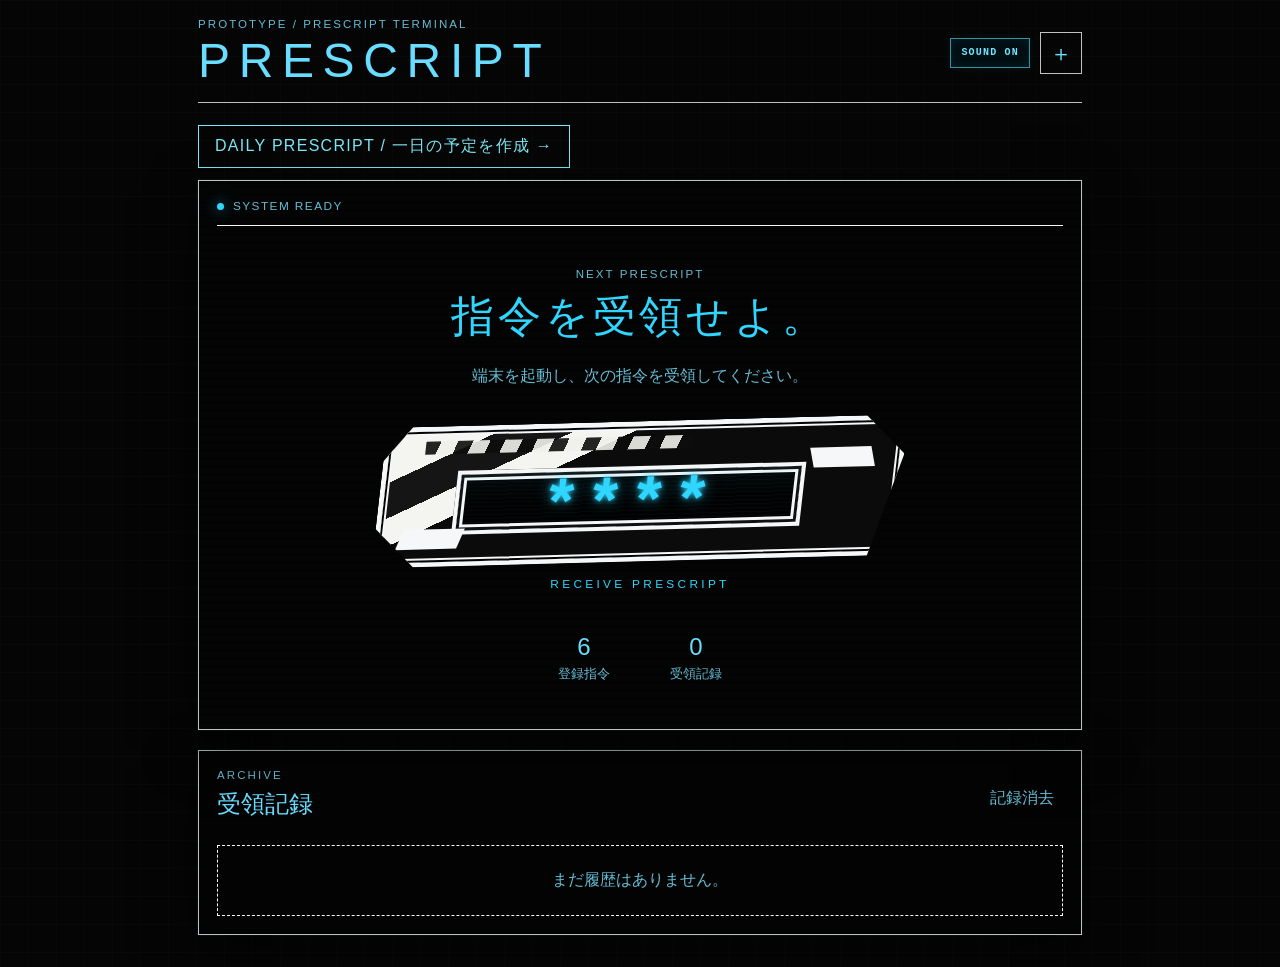
<file: index.html>
<!DOCTYPE html>
<html lang="ja">
<head>
  <meta charset="UTF-8" />
  <meta name="viewport" content="width=device-width, initial-scale=1, viewport-fit=cover">
  <meta name="theme-color" content="#111111" />
  <title>PRESCRIPT Prototype</title>
  <link rel="stylesheet" href="style_iphone_fixed.css" />
  <link rel="stylesheet" href="presets.css" />
  <link rel="stylesheet" href="probability.css" />
  <link rel="stylesheet" href="pc-scroll-fix.css" />

  <link rel="manifest" href="manifest.json">
  <meta name="theme-color" content="#000000">
  <meta name="apple-mobile-web-app-capable" content="yes">
  <meta name="apple-mobile-web-app-status-bar-style" content="black-translucent">
  <meta name="apple-mobile-web-app-title" content="PRESCRIPT">
  <link rel="apple-touch-icon" href="apple-touch-icon.png">

</head>
<body>
  <div class="app-shell">
    <header class="topbar">
      <div>
        <p class="eyebrow">PROTOTYPE / PRESCRIPT TERMINAL</p>
        <h1>PRESCRIPT</h1>
      </div>
      <div class="topbar-actions">
        <button id="soundButton" class="sound-button" type="button" aria-pressed="true">SOUND ON</button>
        <button id="settingsButton" class="icon-button" aria-label="指令管理">＋</button>
      </div>
    </header>

    <nav style="margin:12px 0"><a href="./schedule.html" style="display:inline-block;border:1px solid #7de8f5;color:#7de8f5;padding:10px 16px;text-decoration:none;letter-spacing:.08em">DAILY PRESCRIPT / 一日の予定を作成 →</a></nav>
    <main>
      <section class="terminal-panel">
        <div class="status-row">
          <span class="status-dot"></span>
          <span id="systemStatus">SYSTEM READY</span>
        </div>

        <div id="idleView" class="view active">
          <p class="small-label">NEXT PRESCRIPT</p>
          <h2>指令を受領せよ。</h2>
          <p class="subtext">端末を起動し、次の指令を受領してください。</p>

          <button id="receiveButton" class="device-button" aria-label="指令を受領する">
            <span class="device-shell">
              <span class="device-top-strip"></span>
              <span class="device-screen-wrap">
                <span id="deviceDisplay" class="device-display">****</span>
              </span>
              <span class="device-edge device-edge-a"></span>
              <span class="device-edge device-edge-b"></span>
            </span>
            <span class="device-caption">RECEIVE PRESCRIPT</span>
          </button>

          <div class="stats">
            <div>
              <span id="commandCount">0</span>
              <small>登録指令</small>
            </div>
            <div>
              <span id="historyCount">0</span>
              <small>受領記録</small>
            </div>
          </div>
        </div>

        <div id="decodingView" class="view">
          <p id="terminalModeLabel" class="small-label">DECODING</p>

          <div class="css-terminal-stage decoding-stage">
            <div class="css-terminal decoding-terminal">
              <div class="terminal-wing wing-left"></div>
              <div class="terminal-wing wing-right"></div>

              <div class="terminal-body">
                <div class="terminal-top-armor">
                  <span class="armor-segment a1"></span>
                  <span class="armor-segment a2"></span>
                  <span class="armor-segment a3"></span>
                </div>

                <div class="terminal-screen-frame">
                  <div class="terminal-screen decoding-screen">
                    <div class="screen-scan"></div>
                    <div class="screen-head">
                      <span id="screenTitle">// ANALYZING</span>
                      <span id="decodingPhase" class="screen-code">INITIALIZE</span>
                    </div>

                    <div class="screen-command-wrap">
                      <span class="screen-arrow">›</span>
                      <div id="candidateText" class="screen-command decoding-command code-matrix">
                        <div>****-****-****-****</div>
                        <div>---- ---- ---- ----</div>
                      </div>
                      <p id="resultText" class="screen-command seamless-result" aria-live="polite"></p>
                    </div>

                    <div class="screen-rule"></div>
                    <div id="screenFoot" class="screen-foot">PRESCRIPT ENGINE ACTIVE</div>
                  </div>
                </div>

                <div class="terminal-bottom-armor">
                  <span></span><span></span><span></span>
                </div>
              </div>
            </div>
          </div>

          <div id="analysisProgress" class="progress-track">
            <div id="progressBar" class="progress-bar"></div>
          </div>
          <p id="decodingText" class="candidate-text">指令を解析中...</p>

          <div id="resultActions" class="result-actions seamless-actions">
            <button id="completeButton" class="secondary-button">遂行済みにする</button>
            <button id="retryButton" class="primary-button">次の指令を受領</button>
          </div>
        </div>
      </section>

      <section class="history-panel">
        <div class="section-heading">
          <div>
            <p class="small-label">ARCHIVE</p>
            <h2>受領記録</h2>
          </div>
          <button id="clearHistoryButton" class="text-button">記録消去</button>
        </div>

        <div id="historyList" class="history-list"></div>
      </section>
    </main>
  </div>

  <dialog id="commandDialog">
    <form method="dialog" class="dialog-card">
      <div class="section-heading">
        <div>
          <p class="small-label">PRESCRIPT DATABASE</p>
          <h2>指令管理</h2>
        </div>
        <button class="icon-button close-button" value="cancel" aria-label="閉じる">×</button>
      </div>

      <div class="input-row">
        <input id="commandInput" type="text" placeholder="例：卒論を30分進めよ。" autocomplete="off" />
        <button id="addCommandButton" type="button" class="primary-button compact">追加</button>
      </div>

      <div id="commandList" class="command-list"></div>

      <button id="resetCommandsButton" type="button" class="secondary-button full">初期指令に戻す</button>
    </form>
  </dialog>

  <script src="script.js"></script>
  <script src="presets.js"></script>
  <script src="probability.js"></script>
  <script>
    if ("serviceWorker" in navigator) {
      window.addEventListener("load", () => {
        navigator.serviceWorker.register("./service-worker.js").catch(() => {});
      });
    }
  </script>
</body>
</html>
</file>
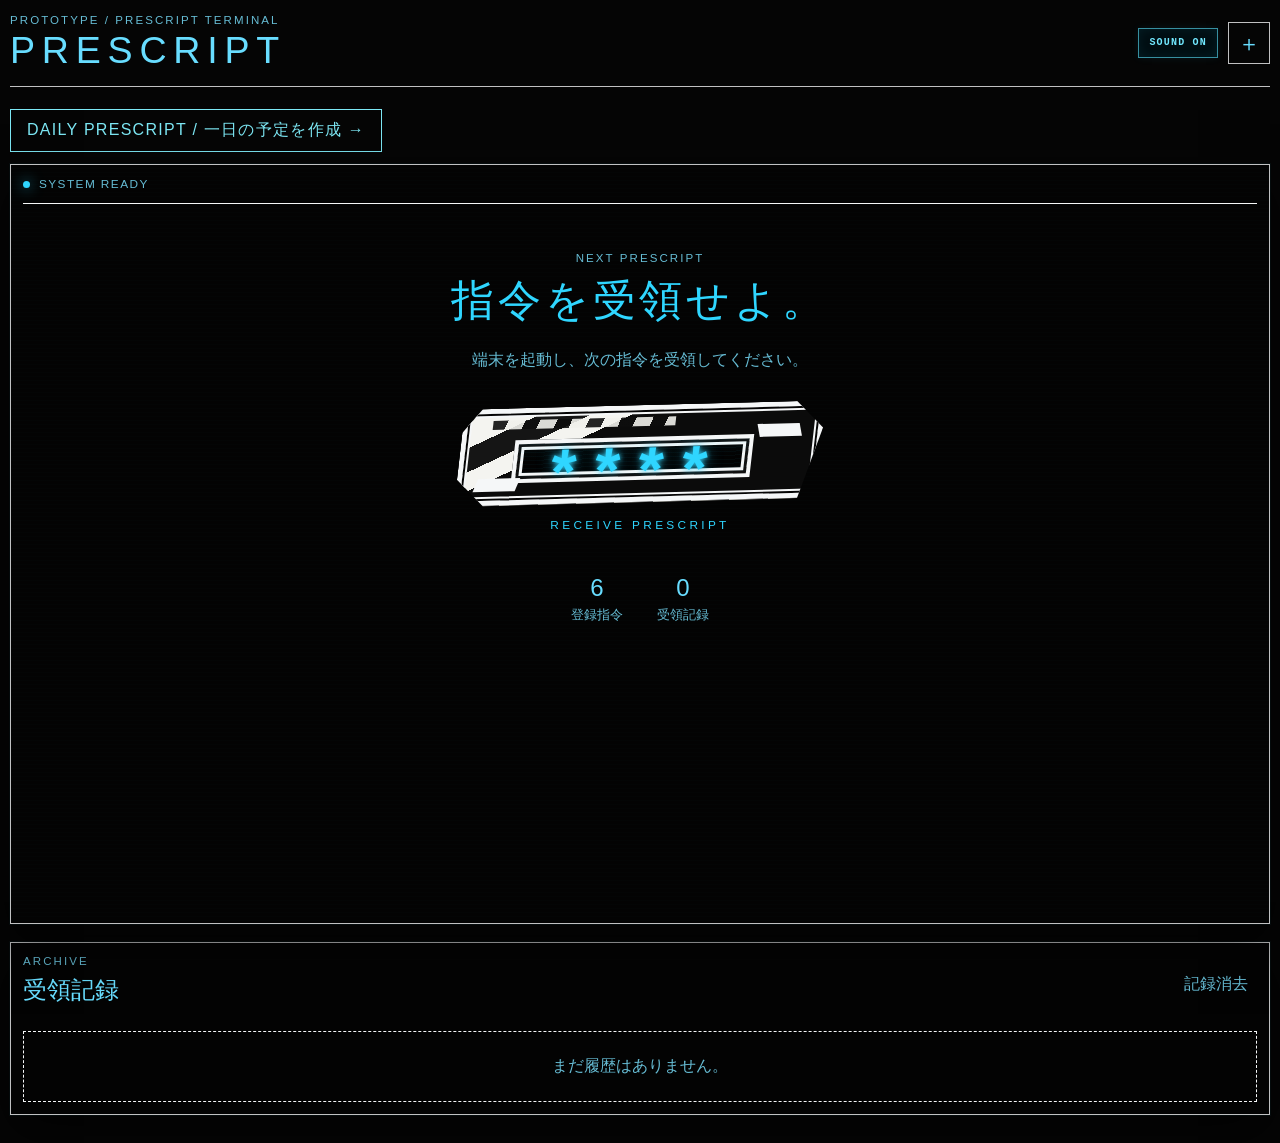
<file: iphone.html>
<!DOCTYPE html>
<html lang="ja">
<head>
  <meta charset="UTF-8" />
  <meta name="viewport" content="width=device-width, initial-scale=1, viewport-fit=cover">
  <meta name="theme-color" content="#000000">
  <title>PRESCRIPT iPhone</title>
  <link rel="stylesheet" href="style_iphone_fixed.css" />
  <link rel="stylesheet" href="iphone.css" />
  <link rel="stylesheet" href="presets.css" />
  <link rel="stylesheet" href="probability.css" />

  <link rel="manifest" href="iphone-manifest.json">
  <meta name="apple-mobile-web-app-capable" content="yes">
  <meta name="apple-mobile-web-app-status-bar-style" content="black-translucent">
  <meta name="apple-mobile-web-app-title" content="PRESCRIPT">
  <link rel="apple-touch-icon" href="apple-touch-icon.png">
</head>
<body>
  <div class="app-shell">
    <header class="topbar">
      <div>
        <p class="eyebrow">PROTOTYPE / PRESCRIPT TERMINAL</p>
        <h1>PRESCRIPT</h1>
      </div>
      <div class="topbar-actions">
        <button id="soundButton" class="sound-button" type="button" aria-pressed="true">SOUND ON</button>
        <button id="settingsButton" class="icon-button" aria-label="指令管理">＋</button>
      </div>
    </header>

    <nav style="margin:12px 0"><a href="./schedule.html" style="display:inline-block;border:1px solid #7de8f5;color:#7de8f5;padding:10px 16px;text-decoration:none;letter-spacing:.08em">DAILY PRESCRIPT / 一日の予定を作成 →</a></nav>
    <main>
      <section class="terminal-panel">
        <div class="status-row">
          <span class="status-dot"></span>
          <span id="systemStatus">SYSTEM READY</span>
        </div>

        <div id="idleView" class="view active">
          <p class="small-label">NEXT PRESCRIPT</p>
          <h2>指令を受領せよ。</h2>
          <p class="subtext">端末を起動し、次の指令を受領してください。</p>

          <button id="receiveButton" class="device-button" aria-label="指令を受領する">
            <span class="device-shell">
              <span class="device-top-strip"></span>
              <span class="device-screen-wrap">
                <span id="deviceDisplay" class="device-display">****</span>
              </span>
              <span class="device-edge device-edge-a"></span>
              <span class="device-edge device-edge-b"></span>
            </span>
            <span class="device-caption">RECEIVE PRESCRIPT</span>
          </button>

          <div class="stats">
            <div>
              <span id="commandCount">0</span>
              <small>登録指令</small>
            </div>
            <div>
              <span id="historyCount">0</span>
              <small>受領記録</small>
            </div>
          </div>
        </div>

        <div id="decodingView" class="view">
          <p id="terminalModeLabel" class="small-label">DECODING</p>

          <div class="css-terminal-stage decoding-stage">
            <div class="css-terminal decoding-terminal">
              <div class="terminal-wing wing-left"></div>
              <div class="terminal-wing wing-right"></div>

              <div class="terminal-body">
                <div class="terminal-top-armor">
                  <span class="armor-segment a1"></span>
                  <span class="armor-segment a2"></span>
                  <span class="armor-segment a3"></span>
                </div>

                <div class="terminal-screen-frame">
                  <div class="terminal-screen decoding-screen">
                    <div class="screen-scan"></div>
                    <div class="screen-head">
                      <span id="screenTitle">// ANALYZING</span>
                      <span id="decodingPhase" class="screen-code">INITIALIZE</span>
                    </div>

                    <div class="screen-command-wrap">
                      <span class="screen-arrow">›</span>
                      <div id="candidateText" class="screen-command decoding-command code-matrix">
                        <div>****-****-****-****</div>
                        <div>---- ---- ---- ----</div>
                      </div>
                      <p id="resultText" class="screen-command seamless-result" aria-live="polite"></p>
                    </div>

                    <div class="screen-rule"></div>
                    <div id="screenFoot" class="screen-foot">PRESCRIPT ENGINE ACTIVE</div>
                  </div>
                </div>

                <div class="terminal-bottom-armor">
                  <span></span><span></span><span></span>
                </div>
              </div>
            </div>
          </div>

          <div id="analysisProgress" class="progress-track">
            <div id="progressBar" class="progress-bar"></div>
          </div>
          <p id="decodingText" class="candidate-text">指令を解析中...</p>

          <div id="resultActions" class="result-actions seamless-actions">
            <button id="completeButton" class="secondary-button">遂行済みにする</button>
            <button id="retryButton" class="primary-button">次の指令を受領</button>
          </div>
        </div>
      </section>

      <section class="history-panel">
        <div class="section-heading">
          <div>
            <p class="small-label">ARCHIVE</p>
            <h2>受領記録</h2>
          </div>
          <button id="clearHistoryButton" class="text-button">記録消去</button>
        </div>

        <div id="historyList" class="history-list"></div>
      </section>
    </main>
  </div>

  <dialog id="commandDialog">
    <form method="dialog" class="dialog-card">
      <div class="section-heading">
        <div>
          <p class="small-label">PRESCRIPT DATABASE</p>
          <h2>指令管理</h2>
        </div>
        <button class="icon-button close-button" value="cancel" aria-label="閉じる">×</button>
      </div>

      <div class="input-row">
        <input id="commandInput" type="text" placeholder="例：卒論を30分進めよ。" autocomplete="off" />
        <button id="addCommandButton" type="button" class="primary-button compact">追加</button>
      </div>

      <div id="commandList" class="command-list"></div>

      <button id="resetCommandsButton" type="button" class="secondary-button full">初期指令に戻す</button>
    </form>
  </dialog>

  <script src="script.js"></script>
  <script src="presets.js"></script>
  <script src="probability.js"></script>
  <script>
    if ("serviceWorker" in navigator) {
      window.addEventListener("load", () => {
        navigator.serviceWorker.register("./service-worker.js").catch(() => {});
      });
    }
  </script>
</body>
</html>
</file>
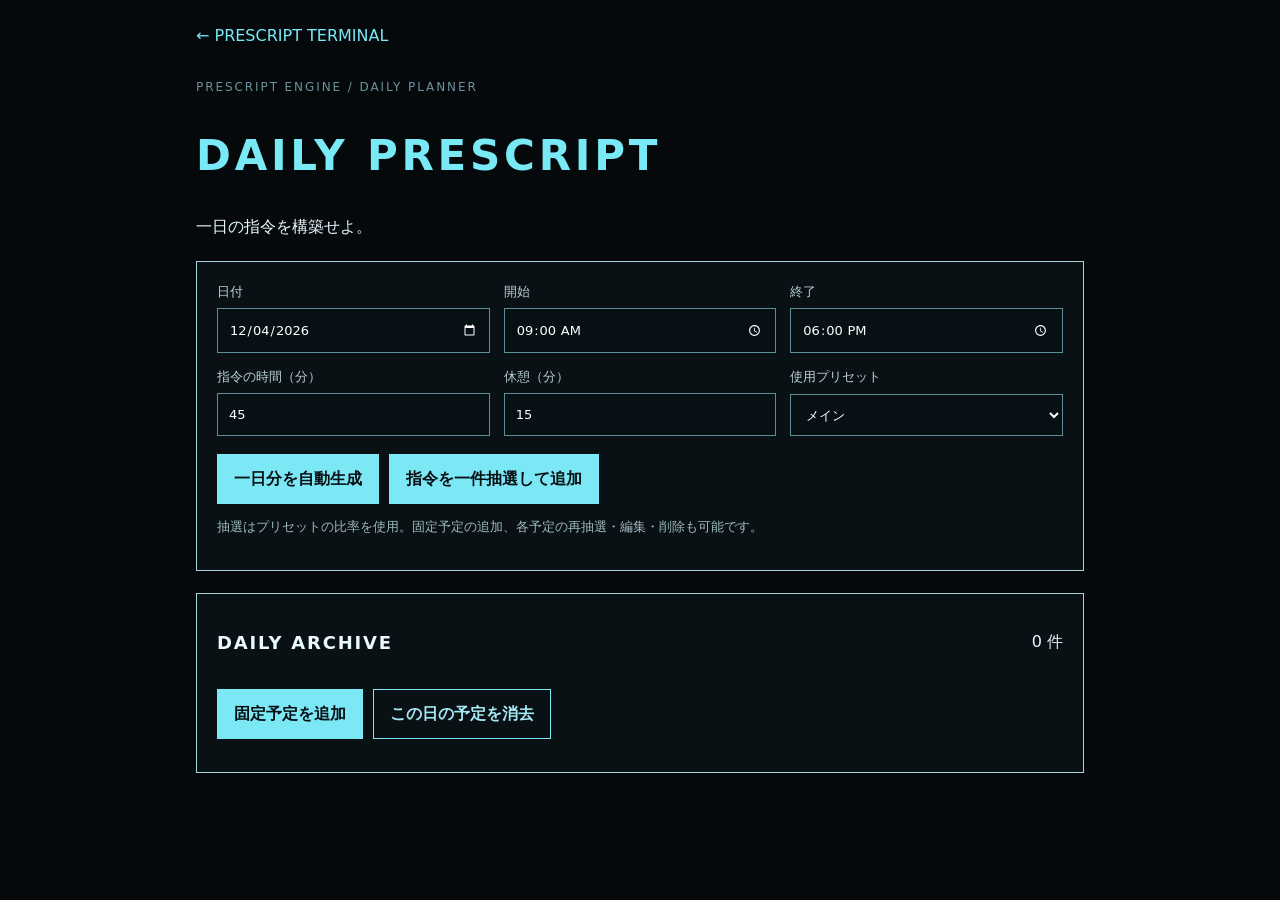
<file: schedule.html>
<!doctype html><html lang="ja"><head><meta charset="utf-8"><meta name="viewport" content="width=device-width,initial-scale=1"><meta name="theme-color" content="#000000"><title>DAILY PRESCRIPT</title><link rel="stylesheet" href="schedule.css"></head><body><main class="shell"><header><a href="./" class="back">← PRESCRIPT TERMINAL</a><div class="eyebrow">PRESCRIPT ENGINE / DAILY PLANNER</div><h1>DAILY PRESCRIPT</h1><p>一日の指令を構築せよ。</p></header><section class="panel"><div class="fields"><label>日付<input id="date" type="date"></label><label>開始<input id="start" type="time" value="09:00"></label><label>終了<input id="end" type="time" value="18:00"></label><label>指令の時間（分）<input id="duration" type="number" min="5" max="480" step="5" value="45"></label><label>休憩（分）<input id="break" type="number" min="0" max="120" step="5" value="15"></label><label>使用プリセット<select id="preset"></select></label></div><div class="actions"><button id="generate">一日分を自動生成</button><button id="add">指令を一件抽選して追加</button></div><p class="hint">抽選はプリセットの比率を使用。固定予定の追加、各予定の再抽選・編集・削除も可能です。</p></section><section class="panel"><div class="heading"><h2>DAILY ARCHIVE</h2><span id="total"></span></div><div id="entries"></div><div class="actions"><button id="fixed">固定予定を追加</button><button id="clear" class="subtle">この日の予定を消去</button></div><p id="status" aria-live="polite"></p></section></main><script src="schedule.js"></script></body></html>
</file>
<file: style_iphone_fixed.css>
* {
  box-sizing: border-box;
}

:root {
  --bg: #0b0b0b;
  --panel: #141414;
  --panel-2: #1a1a1a;
  --line: #3b3932;
  --text: #ece7d8;
  --muted: #918b7d;
  --accent: #b39a63;
  --paper: #d8ceb3;
  --paper-text: #1b1915;
  --danger: #8a4f4f;
}

html {
  background: var(--bg);
}

body {
  margin: 0;
  min-height: 100vh;
  background:
    linear-gradient(rgba(255,255,255,0.018) 1px, transparent 1px),
    linear-gradient(90deg, rgba(255,255,255,0.012) 1px, transparent 1px),
    radial-gradient(circle at top, #171717 0%, #0a0a0a 60%);
  background-size: 28px 28px, 28px 28px, auto;
  color: var(--text);
  font-family: "Yu Mincho", "Hiragino Mincho ProN", "Times New Roman", serif;
}

button,
input {
  font: inherit;
}

button {
  cursor: pointer;
}

.app-shell {
  width: min(100%, 920px);
  margin: 0 auto;
  padding: max(18px, env(safe-area-inset-top)) 18px
    max(32px, env(safe-area-inset-bottom));
}

.topbar,
.section-heading,
.status-row,
.result-actions,
.input-row {
  display: flex;
  align-items: center;
}

.topbar {
  justify-content: space-between;
  border-bottom: 1px solid var(--line);
  padding-bottom: 14px;
  margin-bottom: 22px;
}

.eyebrow,
.small-label {
  margin: 0;
  color: var(--muted);
  font-size: 0.72rem;
  letter-spacing: 0.18em;
}

h1 {
  margin: 3px 0 0;
  font-size: clamp(1.8rem, 8vw, 3rem);
  letter-spacing: 0.18em;
  font-weight: 500;
}

h2 {
  margin: 7px 0;
  font-weight: 500;
}

.terminal-panel,
.history-panel {
  border: 1px solid var(--line);
  background: rgba(18,18,18,0.92);
  box-shadow: 0 14px 40px rgba(0,0,0,0.35);
}

.terminal-panel {
  min-height: 470px;
  padding: 18px;
  position: relative;
  overflow: hidden;
}

.terminal-panel::after {
  content: "";
  position: absolute;
  inset: 0;
  pointer-events: none;
  background: repeating-linear-gradient(
    to bottom,
    transparent 0,
    transparent 3px,
    rgba(255,255,255,0.015) 4px
  );
}

.status-row {
  gap: 9px;
  color: var(--muted);
  font-size: 0.74rem;
  letter-spacing: 0.12em;
  border-bottom: 1px solid var(--line);
  padding-bottom: 12px;
}

.status-dot {
  width: 7px;
  height: 7px;
  border-radius: 50%;
  background: var(--accent);
  box-shadow: 0 0 12px rgba(179,154,99,0.75);
}

.view {
  display: none;
  position: relative;
  z-index: 1;
}

.view.active {
  display: block;
}

#idleView {
  text-align: center;
  padding: 72px 8px 28px;
}

#idleView h2 {
  font-size: clamp(1.7rem, 7vw, 2.7rem);
  letter-spacing: 0.09em;
}

.subtext {
  color: var(--muted);
  line-height: 1.8;
  margin: 16px auto 30px;
  max-width: 520px;
}

.primary-button,
.secondary-button,
.icon-button,
.text-button {
  border: 1px solid var(--line);
  transition: 160ms ease;
}

.primary-button {
  background: var(--accent);
  color: #13110d;
  padding: 14px 22px;
  min-height: 48px;
}

.primary-button:hover {
  filter: brightness(1.08);
}

.secondary-button {
  background: transparent;
  color: var(--text);
  padding: 13px 18px;
}

.secondary-button:hover,
.icon-button:hover {
  border-color: var(--accent);
}

.icon-button {
  width: 42px;
  height: 42px;
  background: transparent;
  color: var(--text);
  font-size: 1.4rem;
}

.text-button {
  background: transparent;
  color: var(--muted);
  border-color: transparent;
  padding: 8px;
}

.stats {
  display: flex;
  justify-content: center;
  gap: 60px;
  margin-top: 42px;
}

.stats div {
  display: grid;
  gap: 4px;
}

.stats span {
  font-size: 1.5rem;
}

.stats small {
  color: var(--muted);
}

#decodingView {
  text-align: center;
  padding: 86px 8px;
}

.progress-track {
  width: min(100%, 520px);
  height: 8px;
  background: #242424;
  border: 1px solid var(--line);
  margin: 28px auto 22px;
  overflow: hidden;
}

.progress-bar {
  width: 0%;
  height: 100%;
  background: var(--accent);
  transition: width 120ms linear;
}

.candidate-text {
  min-height: 3.5em;
  color: var(--muted);
  letter-spacing: 0.08em;
}

#resultView {
  padding: 42px 0 16px;
}

.prescript-paper {
  width: min(100%, 560px);
  min-height: 280px;
  margin: 18px auto 24px;
  padding: 34px 30px;
  color: var(--paper-text);
  background:
    linear-gradient(rgba(70,55,30,0.05), rgba(70,55,30,0.04)),
    var(--paper);
  border: 1px solid #8f8367;
  box-shadow: 0 18px 38px rgba(0,0,0,0.45);
  transform-origin: top center;
  animation: paperIn 500ms ease both;
}

@keyframes paperIn {
  from {
    opacity: 0;
    transform: translateY(-18px) scaleY(0.94);
  }
  to {
    opacity: 1;
    transform: translateY(0) scaleY(1);
  }
}

.paper-header {
  text-align: center;
  font-size: 1.35rem;
  letter-spacing: 0.45em;
  border-bottom: 1px solid rgba(27,25,21,0.35);
  padding-bottom: 16px;
}

.result-text {
  min-height: 110px;
  display: grid;
  place-items: center;
  text-align: center;
  font-size: clamp(1.3rem, 6vw, 2rem);
  line-height: 1.8;
  margin: 18px 0;
}

.paper-footer {
  text-align: right;
  border-top: 1px solid rgba(27,25,21,0.35);
  padding-top: 16px;
  font-size: 0.9rem;
}

.result-actions {
  gap: 10px;
  justify-content: center;
  flex-wrap: wrap;
}

.history-panel {
  margin-top: 20px;
  padding: 18px;
}

.section-heading {
  justify-content: space-between;
  gap: 14px;
}

.history-list,
.command-list {
  display: grid;
  gap: 10px;
  margin-top: 18px;
}

.history-item,
.command-item {
  border: 1px solid var(--line);
  background: var(--panel-2);
  padding: 14px;
}

.history-item {
  display: grid;
  gap: 8px;
}

.history-item.done {
  opacity: 0.56;
}

.history-item.done .history-text {
  text-decoration: line-through;
}

.history-meta {
  color: var(--muted);
  font-size: 0.72rem;
}

.history-text {
  line-height: 1.55;
}

.empty-state {
  color: var(--muted);
  border: 1px dashed var(--line);
  padding: 24px;
  text-align: center;
}

dialog {
  width: min(calc(100% - 24px), 680px);
  border: 1px solid var(--line);
  background: #101010;
  color: var(--text);
  padding: 0;
}

dialog::backdrop {
  background: rgba(0,0,0,0.78);
  backdrop-filter: blur(2px);
}

.dialog-card {
  padding: 20px;
}

.input-row {
  gap: 8px;
  margin: 20px 0;
}

input {
  flex: 1;
  min-width: 0;
  min-height: 48px;
  background: #191919;
  color: var(--text);
  border: 1px solid var(--line);
  padding: 0 14px;
  outline: none;
}

input:focus {
  border-color: var(--accent);
}

.compact {
  padding-inline: 16px;
}

.full {
  width: 100%;
  margin-top: 18px;
}

.command-item {
  display: flex;
  justify-content: space-between;
  align-items: center;
  gap: 10px;
}

.command-item button {
  background: transparent;
  color: #c68d8d;
  border: 0;
  padding: 6px 8px;
}

@media (max-width: 560px) {
  .app-shell {
    padding-left: 12px;
    padding-right: 12px;
  }

  .terminal-panel,
  .history-panel {
    padding: 14px;
  }

  #idleView {
    padding-top: 58px;
  }

  .stats {
    gap: 38px;
  }

  .result-actions > * {
    width: 100%;
  }

  .input-row {
    align-items: stretch;
  }
}


/* ===== DEVICE TERMINAL THEME / v2 ===== */
:root {
  --bg: #050505;
  --panel: #090909;
  --panel-2: #0d0d0d;
  --line: #f5f7f8;
  --text: #68ddff;
  --muted: #66bcd4;
  --accent: #2fd6ff;
  --paper: #f1f1ed;
  --paper-text: #111111;
  --danger: #ff7892;
}

html,
body {
  background: #050505 !important;
}

body {
  color: var(--text);
  font-family: "Bahnschrift", "Segoe UI", "Yu Gothic UI", "Hiragino Kaku Gothic ProN", sans-serif;
  background-image:
    linear-gradient(rgba(47,214,255,0.025) 1px, transparent 1px),
    linear-gradient(90deg, rgba(47,214,255,0.018) 1px, transparent 1px) !important;
  background-size: 28px 28px !important;
}

.topbar,
.terminal-panel,
.history-panel,
.history-item,
.command-item,
dialog,
input,
.secondary-button,
.icon-button {
  border-color: rgba(245,247,248,0.78) !important;
}

.terminal-panel,
.history-panel,
dialog {
  background: rgba(4,4,4,0.96) !important;
  box-shadow: 0 0 0 1px rgba(47,214,255,0.04), 0 18px 48px rgba(0,0,0,0.65) !important;
}

.terminal-panel::after {
  background: repeating-linear-gradient(
    to bottom,
    transparent 0,
    transparent 3px,
    rgba(47,214,255,0.018) 4px
  ) !important;
}

.primary-button {
  background: #101010 !important;
  color: var(--accent) !important;
  border: 1px solid #f5f7f8 !important;
}

.primary-button:hover,
.secondary-button:hover,
.icon-button:hover {
  border-color: var(--accent) !important;
  box-shadow: 0 0 18px rgba(47,214,255,0.16);
}

.status-dot {
  background: var(--accent) !important;
  box-shadow: 0 0 14px rgba(47,214,255,0.75) !important;
}

#idleView {
  padding-top: 42px;
}

#idleView h2 {
  color: var(--accent);
}

.device-button {
  display: block;
  width: min(100%, 520px);
  margin: 28px auto 0;
  border: 0;
  background: transparent;
  color: inherit;
  padding: 0;
}

.device-shell {
  position: relative;
  display: block;
  width: 100%;
  aspect-ratio: 3.7 / 1;
  transform: skewX(-8deg) rotate(-1.5deg);
  border: 5px solid #f5f7f8;
  background:
    linear-gradient(155deg, #f4f4f0 0 14%, #151515 14% 24%, #f4f4f0 24% 32%, #0b0b0b 32% 100%);
  box-shadow:
    0 0 0 2px #050505 inset,
    0 0 0 4px #f5f7f8 inset,
    0 12px 0 -4px #cfcfc8,
    0 18px 32px rgba(0,0,0,0.65);
  clip-path: polygon(5% 0, 92% 0, 100% 28%, 95% 100%, 8% 100%, 0 72%, 0 24%);
  overflow: hidden;
  transition: transform 140ms ease, filter 140ms ease;
}

.device-button:hover .device-shell {
  transform: skewX(-8deg) rotate(-1.5deg) translateY(-2px);
  filter: brightness(1.07);
}

.device-button:active .device-shell {
  transform: skewX(-8deg) rotate(-1.5deg) translateY(1px) scale(0.995);
}

.device-top-strip {
  position: absolute;
  left: 7%;
  top: 8%;
  width: 52%;
  height: 10%;
  background: repeating-linear-gradient(
    110deg,
    #0d0d0d 0 14px,
    #f0f0eb 14px 30px
  );
  opacity: 0.9;
}

.device-screen-wrap {
  position: absolute;
  left: 14%;
  right: 18%;
  top: 31%;
  bottom: 20%;
  border: 4px solid #f5f7f8;
  background: #020202;
  box-shadow:
    0 0 0 3px #101010 inset,
    0 0 0 6px #f5f7f8 inset;
  display: grid;
  place-items: center;
  overflow: hidden;
}

.device-screen-wrap::after {
  content: "";
  position: absolute;
  inset: 0;
  background:
    linear-gradient(rgba(47,214,255,0.04), transparent 50%),
    repeating-linear-gradient(
      to bottom,
      rgba(47,214,255,0.035) 0 1px,
      transparent 1px 4px
    );
  pointer-events: none;
}

.device-display {
  position: relative;
  z-index: 1;
  color: var(--accent);
  font-family: "Consolas", "Courier New", monospace;
  font-weight: 800;
  font-size: clamp(1.7rem, 8vw, 4rem);
  letter-spacing: 0.08em;
  text-shadow:
    0 0 5px rgba(47,214,255,0.95),
    0 0 16px rgba(47,214,255,0.55);
  transition: opacity 80ms linear, transform 80ms linear, text-shadow 120ms linear;
}

.device-display.idle-pulse {
  animation: devicePulse 1.8s ease-in-out infinite;
}

.device-display.glitch {
  animation: deviceGlitch 90ms steps(2, end) infinite;
}

.device-display.locked {
  animation: lockFlash 420ms ease 2;
}

@keyframes devicePulse {
  0%, 100% { opacity: 0.76; }
  50% { opacity: 1; text-shadow: 0 0 8px rgba(47,214,255,1), 0 0 22px rgba(47,214,255,0.68); }
}

@keyframes deviceGlitch {
  0% { transform: translateX(-1px); opacity: 0.78; }
  25% { transform: translateX(2px) skewX(-3deg); opacity: 1; }
  50% { transform: translateX(-2px); opacity: 0.9; }
  75% { transform: translateX(1px) skewX(2deg); opacity: 0.82; }
  100% { transform: translateX(0); opacity: 1; }
}

@keyframes lockFlash {
  0%,100% { opacity: 1; }
  50% { opacity: 0.18; }
}

.device-edge {
  position: absolute;
  width: 12%;
  height: 15%;
  background: #f5f7f8;
}
.device-edge-a { right: 5%; top: 20%; transform: skewX(16deg); }
.device-edge-b { left: 4%; bottom: 10%; transform: skewX(-18deg); }

.device-caption {
  display: block;
  margin-top: 16px;
  color: var(--accent);
  font-size: 0.74rem;
  letter-spacing: 0.28em;
}

.progress-track {
  background: #0c0c0c !important;
  border-color: #f5f7f8 !important;
}
.progress-bar {
  background: var(--accent) !important;
  box-shadow: 0 0 14px rgba(47,214,255,0.5);
}

.prescript-paper {
  background: var(--paper) !important;
  color: var(--paper-text) !important;
  border: 2px solid #f5f7f8 !important;
  box-shadow: 0 20px 48px rgba(0,0,0,0.6) !important;
}

.history-item,
.command-item,
input {
  background: #080808 !important;
  color: var(--text) !important;
}

dialog::backdrop {
  background: rgba(0,0,0,0.82) !important;
}

@media (max-width: 560px) {
  .device-shell {
    aspect-ratio: 3.1 / 1.15;
    border-width: 4px;
  }
  .device-screen-wrap {
    left: 13%;
    right: 17%;
    top: 29%;
    bottom: 18%;
    border-width: 3px;
  }
}




/* ===== PURE CSS RESULT TERMINAL ===== */
#resultView {
  padding: 34px 0 18px;
}

.css-terminal-stage {
  width: min(100%, 820px);
  margin: 10px auto 18px;
  padding: 22px 10px 28px;
  display: grid;
  place-items: center;
  overflow: visible;
}

.css-terminal {
  position: relative;
  width: min(94vw, 760px);
  min-height: 330px;
  filter:
    drop-shadow(0 24px 30px rgba(0,0,0,0.7))
    drop-shadow(0 0 20px rgba(47,214,255,0.10));
}

.terminal-body {
  position: relative;
  width: 100%;
  min-height: 330px;
  background:
    linear-gradient(145deg, #f4f4f2 0 8%, #1d1d1d 8% 13%, #f5f5f3 13% 18%, #101010 18% 82%, #e8e8e5 82% 88%, #131313 88% 92%, #f2f2ef 92% 100%);
  clip-path: polygon(
    4% 0, 94% 0, 100% 12%, 98% 88%,
    92% 100%, 6% 100%, 0 86%, 1% 14%
  );
  border: 4px solid #f4f5f6;
  box-shadow:
    inset 0 0 0 3px #0a0a0a,
    inset 0 0 0 6px rgba(255,255,255,0.55);
}

.terminal-top-armor {
  position: absolute;
  top: 4%;
  left: 8%;
  right: 8%;
  height: 16%;
  display: flex;
  gap: 2%;
  transform: skewX(-14deg);
}

.armor-segment {
  display: block;
  height: 100%;
  border: 2px solid #f4f5f6;
  background: linear-gradient(135deg, #f7f7f4 0 42%, #202020 42% 68%, #ededeb 68% 100%);
}

.a1 { flex: 1.15; }
.a2 { flex: 1.6; }
.a3 { flex: 0.85; }

.terminal-screen-frame {
  position: absolute;
  left: 7%;
  right: 7%;
  top: 24%;
  bottom: 18%;
  border: 4px solid #f2f4f5;
  background: #050505;
  box-shadow:
    0 0 0 4px #0a0a0a,
    0 0 0 6px #f2f4f5,
    0 0 18px rgba(47,214,255,0.12);
  clip-path: polygon(3% 0, 97% 0, 100% 14%, 98% 100%, 2% 100%, 0 86%, 0 12%);
}

.terminal-screen {
  position: relative;
  width: 100%;
  height: 100%;
  background:
    radial-gradient(circle at center, rgba(47,214,255,0.035), transparent 60%),
    linear-gradient(180deg, #050809 0%, #020303 100%);
  color: var(--accent);
  padding: 18px 24px 16px;
  overflow: hidden;
}

.screen-scan {
  position: absolute;
  inset: 0;
  pointer-events: none;
  background: repeating-linear-gradient(
    to bottom,
    rgba(47,214,255,0.035) 0 1px,
    transparent 1px 4px
  );
  opacity: 0.75;
}

.screen-head,
.screen-foot,
.screen-code {
  position: relative;
  z-index: 1;
  font-family: "Consolas", "Courier New", monospace;
  letter-spacing: 0.16em;
}

.screen-head {
  display: flex;
  justify-content: space-between;
  gap: 16px;
  align-items: center;
  color: rgba(104,221,255,0.82);
  font-size: clamp(0.62rem, 1.7vw, 0.82rem);
  padding-bottom: 8px;
  border-bottom: 1px solid rgba(104,221,255,0.55);
}

.screen-code {
  font-size: 0.78em;
  opacity: 0.7;
}

.screen-command-wrap {
  position: relative;
  z-index: 1;
  display: grid;
  grid-template-columns: auto 1fr;
  align-items: start;
  gap: 12px;
  margin-top: 16px;
}

.screen-arrow {
  font-family: "Consolas", monospace;
  font-size: clamp(1.8rem, 5vw, 3rem);
  line-height: 1;
  color: var(--accent);
  text-shadow:
    0 0 6px rgba(47,214,255,0.95),
    0 0 18px rgba(47,214,255,0.5);
}

.screen-command {
  margin: 0;
  color: #62e3ff;
  font-family: "Bahnschrift", "Yu Gothic UI", "Hiragino Kaku Gothic ProN", sans-serif;
  font-size: clamp(1.2rem, 3.8vw, 2.1rem);
  font-weight: 700;
  line-height: 1.42;
  letter-spacing: 0.04em;
  overflow-wrap: anywhere;
  text-shadow:
    0 0 5px rgba(47,214,255,0.95),
    0 0 14px rgba(47,214,255,0.45);
  animation: cssResultIn 520ms steps(8, end) both;
}

.screen-rule {
  position: relative;
  z-index: 1;
  width: 56%;
  height: 1px;
  margin-top: 18px;
  background: var(--accent);
  box-shadow: 0 0 8px rgba(47,214,255,0.72);
}

.screen-foot {
  position: absolute;
  right: 22px;
  bottom: 12px;
  color: rgba(104,221,255,0.55);
  font-size: clamp(0.52rem, 1.4vw, 0.68rem);
}

.terminal-bottom-armor {
  position: absolute;
  left: 12%;
  right: 12%;
  bottom: 5%;
  height: 9%;
  display: grid;
  grid-template-columns: 1.8fr 1fr 1.2fr;
  gap: 3%;
  transform: skewX(-15deg);
}

.terminal-bottom-armor span {
  border: 2px solid #f4f5f6;
  background: linear-gradient(145deg, #f3f3f1 0 55%, #222 55% 68%, #ececea 68% 100%);
}

.terminal-wing {
  position: absolute;
  z-index: -1;
  width: 17%;
  height: 38%;
  top: 31%;
  background: linear-gradient(145deg, #f4f5f6 0 45%, #1b1b1b 45% 60%, #e9e9e6 60% 100%);
  border: 3px solid #f4f5f6;
}

.wing-left {
  left: -4%;
  clip-path: polygon(20% 0, 100% 16%, 96% 88%, 0 100%, 8% 58%, 0 26%);
}

.wing-right {
  right: -4%;
  clip-path: polygon(0 16%, 80% 0, 100% 24%, 92% 58%, 100% 100%, 4% 88%);
}

.result-hint {
  margin: 8px 0 18px;
  text-align: center;
  color: var(--muted);
  font-size: 0.86rem;
  letter-spacing: 0.08em;
}

@keyframes cssResultIn {
  from {
    opacity: 0;
    transform: translateX(-6px);
    filter: blur(3px);
  }
  to {
    opacity: 1;
    transform: translateX(0);
    filter: blur(0);
  }
}

@media (max-width: 700px) {
  .css-terminal {
    width: min(98vw, 620px);
    min-height: 290px;
  }

  .terminal-body {
    min-height: 290px;
  }

  .terminal-screen {
    padding: 14px 18px 14px;
  }

  .screen-command {
    font-size: clamp(1rem, 4.8vw, 1.5rem);
    line-height: 1.34;
  }

  .screen-command-wrap {
    gap: 9px;
    margin-top: 12px;
  }

  .screen-rule {
    margin-top: 14px;
  }
}

@media (max-width: 430px) {
  .css-terminal-stage {
    padding-left: 0;
    padding-right: 0;
  }

  .css-terminal {
    width: 102vw;
    min-height: 260px;
  }

  .terminal-body {
    min-height: 260px;
  }

  .terminal-screen-frame {
    left: 6%;
    right: 6%;
    top: 25%;
    bottom: 18%;
  }

  .terminal-screen {
    padding: 10px 14px 10px;
  }

  .screen-head {
    font-size: 0.52rem;
  }

  .screen-command {
    font-size: clamp(0.92rem, 5.2vw, 1.28rem);
  }

  .screen-foot {
    display: none;
  }
}


/* ===== v4 DECODING TERMINAL EFFECTS ===== */
.decoding-stage {
  margin-top: 4px;
  margin-bottom: 8px;
}

.decoding-terminal {
  animation: terminalVibrate 180ms steps(2, end) infinite;
}

.decoding-terminal .terminal-body {
  box-shadow:
    inset 0 0 0 3px #0a0a0a,
    inset 0 0 0 6px rgba(255,255,255,0.55),
    0 0 26px rgba(47,214,255,0.16);
}

.decoding-terminal.active-pulse .terminal-body {
  animation: terminalGlowPulse 520ms ease-in-out infinite alternate;
}

.decoding-screen {
  animation: screenFlicker 120ms steps(2, end) infinite;
}

.decoding-screen::before {
  content: "";
  position: absolute;
  inset: -10%;
  pointer-events: none;
  z-index: 3;
  background:
    repeating-linear-gradient(
      90deg,
      transparent 0 9%,
      rgba(47,214,255,0.055) 9% 9.8%,
      transparent 9.8% 18%
    ),
    linear-gradient(
      180deg,
      transparent 0 35%,
      rgba(47,214,255,0.12) 35% 38%,
      transparent 38% 100%
    );
  mix-blend-mode: screen;
  animation: noiseSweep 620ms linear infinite;
}

.decoding-command {
  font-family: "Consolas", "Courier New", monospace;
  letter-spacing: 0.09em;
  animation: decodingTextJitter 110ms steps(2, end) infinite;
}

.decoding-terminal.finalizing {
  animation: none;
}

.decoding-terminal.finalizing .terminal-body {
  animation: finalFlash 240ms ease-in-out 3;
}

.decoding-terminal.finalizing .decoding-screen {
  animation: none;
}

@keyframes terminalVibrate {
  0% { transform: translate(0,0); }
  25% { transform: translate(0.35px,-0.25px); }
  50% { transform: translate(-0.35px,0.3px); }
  75% { transform: translate(0.25px,0.2px); }
  100% { transform: translate(0,0); }
}

@keyframes terminalGlowPulse {
  from {
    filter: drop-shadow(0 0 8px rgba(47,214,255,0.18));
  }
  to {
    filter: drop-shadow(0 0 22px rgba(47,214,255,0.55));
  }
}

@keyframes screenFlicker {
  0%, 100% { filter: brightness(1); }
  30% { filter: brightness(1.08); }
  55% { filter: brightness(0.92); }
  75% { filter: brightness(1.14); }
}

@keyframes noiseSweep {
  from { transform: translateY(-18%); opacity: 0.45; }
  50% { opacity: 0.9; }
  to { transform: translateY(18%); opacity: 0.35; }
}

@keyframes decodingTextJitter {
  0% { transform: translateX(0); opacity: 0.92; }
  25% { transform: translateX(1px); opacity: 1; }
  50% { transform: translateX(-1px); opacity: 0.84; }
  75% { transform: translateX(0.5px); opacity: 1; }
  100% { transform: translateX(0); opacity: 0.92; }
}

@keyframes finalFlash {
  0%,100% {
    box-shadow:
      inset 0 0 0 3px #0a0a0a,
      inset 0 0 0 6px rgba(255,255,255,0.55),
      0 0 12px rgba(47,214,255,0.16);
  }
  50% {
    box-shadow:
      inset 0 0 0 3px #0a0a0a,
      inset 0 0 0 6px rgba(255,255,255,0.75),
      0 0 42px rgba(47,214,255,0.78);
  }
}


/* ===== v5 OPAQUE CODE MATRIX ===== */
.code-matrix {
  display: grid;
  gap: 4px;
  width: 100%;
  font-size: clamp(0.72rem, 2.2vw, 1.15rem);
  line-height: 1.2;
  letter-spacing: 0.085em;
  white-space: nowrap;
  overflow: hidden;
}

.code-matrix div {
  position: relative;
  min-height: 1.2em;
  overflow: hidden;
  text-overflow: clip;
  text-shadow:
    0 0 5px rgba(47,214,255,0.98),
    0 0 12px rgba(47,214,255,0.5);
}

.code-matrix div:nth-child(2n) {
  opacity: 0.72;
}

.code-matrix div:nth-child(3n) {
  opacity: 0.9;
}

.code-matrix.scramble div {
  animation: codeLineShift 105ms steps(2, end) infinite;
}

@keyframes codeLineShift {
  0% { transform: translateX(0); }
  25% { transform: translateX(1px); }
  50% { transform: translateX(-2px); }
  75% { transform: translateX(1.5px); }
  100% { transform: translateX(0); }
}

@media (max-width: 700px) {
  .code-matrix {
    font-size: clamp(0.62rem, 3vw, 0.92rem);
    gap: 3px;
  }
}

@media (max-width: 430px) {
  .code-matrix {
    font-size: clamp(0.54rem, 3.35vw, 0.78rem);
  }
}


/* ===== v6 RESPONSIVE CODE MATRIX ===== */
.code-matrix {
  --matrix-font-size: 1rem;
  --matrix-gap: 4px;
  font-size: var(--matrix-font-size) !important;
  gap: var(--matrix-gap) !important;
  max-height: 100%;
  align-content: center;
}

.code-matrix[data-lines="3"] {
  --matrix-gap: 7px;
}

.code-matrix[data-lines="4"] {
  --matrix-gap: 5px;
}

.code-matrix[data-lines="5"] {
  --matrix-gap: 3px;
}

.code-matrix div {
  width: 100%;
  line-height: 1.14;
}

@media (max-width: 700px) {
  .code-matrix {
    --matrix-gap: 3px;
  }
}

@media (max-width: 430px) {
  .code-matrix {
    --matrix-gap: 2px;
  }
}


/* ===== v7 SAFE FIT FOR DECODING SCREEN ===== */
.decoding-screen {
  padding: 18px 26px 26px !important;
}

.decoding-screen .screen-command-wrap {
  min-height: 0;
  margin-top: 12px;
}

.code-matrix {
  box-sizing: border-box;
  width: 100%;
  max-width: 100%;
  max-height: 100%;
  overflow: hidden !important;
  padding-right: 6px;
  padding-bottom: 10px;
  align-content: start;
}

.code-matrix div {
  box-sizing: border-box;
  max-width: 100%;
  overflow: hidden;
}

@media (max-width: 700px) {
  .decoding-screen {
    padding: 14px 18px 22px !important;
  }

  .code-matrix {
    padding-right: 4px;
    padding-bottom: 8px;
  }
}

@media (max-width: 430px) {
  .decoding-screen {
    padding: 12px 14px 20px !important;
  }

  .code-matrix {
    padding-right: 3px;
    padding-bottom: 7px;
  }
}


/* ===== v8 TWO-LINE DECODING LAYOUT ===== */
.decoding-screen {
  padding: 18px 26px 44px !important;
}

.decoding-screen .screen-command-wrap {
  margin-top: 14px;
  min-height: 0;
  align-items: start;
}

.code-matrix {
  --matrix-font-size: 1rem;
  --matrix-gap: 8px;
  grid-template-rows: repeat(2, auto);
  gap: var(--matrix-gap) !important;
  padding-right: 8px;
  padding-bottom: 24px;
  align-content: start;
  max-height: none;
}

.code-matrix[data-lines="2"] {
  --matrix-gap: 8px;
}

.code-matrix div {
  line-height: 1.12;
}

@media (max-width: 700px) {
  .decoding-screen {
    padding: 14px 18px 38px !important;
  }

  .code-matrix {
    --matrix-gap: 6px;
    padding-right: 5px;
    padding-bottom: 20px;
  }
}

@media (max-width: 430px) {
  .decoding-screen {
    padding: 12px 14px 34px !important;
  }

  .code-matrix {
    --matrix-gap: 5px;
    padding-right: 4px;
    padding-bottom: 18px;
  }
}


/* ===== v9 SEAMLESS ANALYSIS -> OUTPUT ===== */
.screen-command-wrap {
  position: relative;
}

.seamless-result {
  display: none;
  margin: 0;
  opacity: 0;
  transform: translateY(3px);
}

.seamless-result.revealing {
  display: block;
  animation: seamlessReveal 760ms steps(12, end) forwards;
}

.code-matrix.dissolving {
  animation: codeDissolve 520ms steps(8, end) forwards !important;
}

.seamless-actions {
  display: none;
  opacity: 0;
  margin-top: 18px;
}

.seamless-actions.visible {
  display: flex;
  animation: controlsIn 380ms ease forwards;
}

#analysisProgress.output-ready {
  opacity: 0;
  transform: scaleX(.96);
  transition: opacity 360ms ease, transform 360ms ease;
}

#decodingText.output-ready {
  opacity: 0;
  transition: opacity 300ms ease;
}

.decoding-terminal.output-mode {
  animation: none;
}

.decoding-terminal.output-mode .decoding-screen {
  animation: none;
}

.decoding-terminal.output-mode .decoding-screen::before {
  opacity: .12;
  animation: none;
}

.decoding-terminal.output-mode .terminal-body {
  animation: outputGlow 650ms ease-out 1;
}

@keyframes codeDissolve {
  0% {
    opacity: 1;
    filter: blur(0);
    transform: translateX(0);
  }
  30% {
    opacity: .72;
    filter: blur(.5px);
    transform: translateX(2px);
  }
  55% {
    opacity: .38;
    filter: blur(1.5px);
    transform: translateX(-4px);
  }
  80% {
    opacity: .14;
    filter: blur(3px);
    transform: translateX(8px);
  }
  100% {
    opacity: 0;
    filter: blur(7px);
    transform: translateX(18px);
  }
}

@keyframes seamlessReveal {
  0% {
    opacity: 0;
    filter: blur(5px);
    transform: translateY(3px);
    clip-path: inset(0 100% 0 0);
  }
  45% {
    opacity: .8;
    filter: blur(1px);
  }
  100% {
    opacity: 1;
    filter: blur(0);
    transform: translateY(0);
    clip-path: inset(0 0 0 0);
  }
}

@keyframes controlsIn {
  from { opacity: 0; transform: translateY(7px); }
  to { opacity: 1; transform: translateY(0); }
}

@keyframes outputGlow {
  0% { filter: drop-shadow(0 0 26px rgba(47,214,255,.75)); }
  100% { filter: drop-shadow(0 0 8px rgba(47,214,255,.12)); }
}


/* ===== v9.1 RESULT VISIBILITY FIX ===== */
.seamless-result.revealing {
  display: block !important;
  visibility: visible !important;
}

.decoding-terminal.output-mode .seamless-result {
  color: #62e3ff;
  text-shadow:
    0 0 5px rgba(47,214,255,0.95),
    0 0 14px rgba(47,214,255,0.45);
}


/* ===== v9.3 DECODING FONT READABILITY ===== */
.decoding-screen .screen-command-wrap {
  grid-template-columns: 34px minmax(0, 1fr);
}

.code-matrix {
  width: 100%;
  min-width: 0;
  font-size: var(--matrix-font-size, 22px) !important;
  letter-spacing: 0.055em !important;
}

.code-matrix div {
  width: 100%;
  overflow: hidden;
  white-space: nowrap;
}

/* Keep the large lower safety margin from v8/v9. */
.decoding-screen {
  padding-bottom: 44px !important;
}

@media (max-width: 700px) {
  .decoding-screen {
    padding-bottom: 38px !important;
  }
}

@media (max-width: 430px) {
  .decoding-screen .screen-command-wrap {
    grid-template-columns: 24px minmax(0, 1fr);
  }

  .decoding-screen {
    padding-bottom: 34px !important;
  }
}


/* ===== v9.4 RELAXED LAYOUT ===== */
.decoding-screen {
  padding: 18px 22px 18px !important;
}

.code-matrix {
  padding-bottom: 0 !important;
  align-content: center;
}

.decoding-screen .screen-command-wrap {
  margin-top: 8px;
}

@media (max-width: 700px) {
  .decoding-screen {
    padding: 14px 16px 14px !important;
  }
}

@media (max-width: 430px) {
  .decoding-screen {
    padding: 12px 12px 12px !important;
  }
}


/* ===== v9.5 THREE LINES / WIDER CODE AREA ===== */
.decoding-screen {
  padding-left: 12px !important;
  padding-right: 12px !important;
}

.decoding-screen .screen-command-wrap {
  grid-template-columns: 24px minmax(0, 1fr) !important;
  gap: 7px !important;
}

.code-matrix {
  width: 100% !important;
  padding-left: 0 !important;
  padding-right: 0 !important;
  letter-spacing: 0.045em !important;
}

@media (max-width: 700px) {
  .decoding-screen {
    padding-left: 9px !important;
    padding-right: 9px !important;
  }

  .decoding-screen .screen-command-wrap {
    grid-template-columns: 20px minmax(0, 1fr) !important;
    gap: 5px !important;
  }
}

@media (max-width: 430px) {
  .decoding-screen {
    padding-left: 7px !important;
    padding-right: 7px !important;
  }
}


/* ===== v9.6 ANALYSIS EDGE-TO-EDGE ===== */
.decoding-terminal:not(.output-mode) .decoding-screen {
  padding-left: 2px !important;
  padding-right: 2px !important;
}

.decoding-terminal:not(.output-mode) .screen-command-wrap {
  grid-template-columns: 12px minmax(0, 1fr) !important;
  column-gap: 2px !important;
  width: 100% !important;
  margin-left: 0 !important;
  margin-right: 0 !important;
}

.decoding-terminal:not(.output-mode) .screen-arrow {
  width: 12px !important;
  min-width: 12px !important;
  margin: 0 !important;
  padding: 0 !important;
}

.decoding-terminal:not(.output-mode) .code-matrix {
  width: 100% !important;
  max-width: none !important;
  margin: 0 !important;
  padding-left: 0 !important;
  padding-right: 0 !important;
  letter-spacing: 0.035em !important;
}

.decoding-terminal:not(.output-mode) .code-matrix div {
  margin-left: 0 !important;
  margin-right: 0 !important;
}

@media (max-width: 700px) {
  .decoding-terminal:not(.output-mode) .decoding-screen {
    padding-left: 1px !important;
    padding-right: 1px !important;
  }

  .decoding-terminal:not(.output-mode) .screen-command-wrap {
    grid-template-columns: 10px minmax(0, 1fr) !important;
    column-gap: 1px !important;
  }

  .decoding-terminal:not(.output-mode) .screen-arrow {
    width: 10px !important;
    min-width: 10px !important;
  }
}

@media (max-width: 430px) {
  .decoding-terminal:not(.output-mode) .decoding-screen {
    padding-left: 0 !important;
    padding-right: 0 !important;
  }
}


/* ===== v9.7 TRUE FULL-WIDTH ANALYSIS ===== */
/* During decoding, the arrow no longer consumes a grid column. */
.decoding-terminal:not(.output-mode) .screen-command-wrap {
  display: block !important;
  position: relative !important;
  box-sizing: border-box !important;
  width: 100% !important;
  max-width: none !important;
  margin: 0 !important;
  padding: 0 !important;
}

/* Overlay the arrow at the extreme left edge. */
.decoding-terminal:not(.output-mode) .screen-arrow {
  position: absolute !important;
  left: 2px !important;
  top: 50% !important;
  transform: translateY(-50%) !important;
  width: auto !important;
  min-width: 0 !important;
  margin: 0 !important;
  padding: 0 !important;
  z-index: 4 !important;
}

/* Remove horizontal inset from the actual cyan display. */
.decoding-terminal:not(.output-mode) .terminal-screen.decoding-screen {
  padding-left: 0 !important;
  padding-right: 0 !important;
}

/* Stretch the three code rows across almost all usable width. */
.decoding-terminal:not(.output-mode) .code-matrix {
  box-sizing: border-box !important;
  display: block !important;
  width: 100% !important;
  max-width: none !important;
  min-width: 0 !important;
  margin: 0 !important;
  padding: 0 2px 0 17px !important;
  text-align: center !important;
}

.decoding-terminal:not(.output-mode) .code-matrix div {
  box-sizing: border-box !important;
  display: block !important;
  width: 100% !important;
  max-width: none !important;
  margin: 0 !important;
  padding: 0 !important;
  text-align: center !important;
  white-space: nowrap !important;
}

/* The title/rule/footer can also reach farther toward the screen edges. */
.decoding-terminal:not(.output-mode) .screen-head,
.decoding-terminal:not(.output-mode) .screen-rule,
.decoding-terminal:not(.output-mode) .screen-foot {
  margin-left: 5px !important;
  margin-right: 5px !important;
}

@media (max-width: 700px) {
  .decoding-terminal:not(.output-mode) .screen-arrow {
    left: 1px !important;
  }
  .decoding-terminal:not(.output-mode) .code-matrix {
    padding-left: 14px !important;
    padding-right: 1px !important;
  }
}

@media (max-width: 430px) {
  .decoding-terminal:not(.output-mode) .code-matrix {
    padding-left: 12px !important;
    padding-right: 0 !important;
  }
}


/* ===== v9.9 WIDE ANALYSIS, WORKING TRANSITION ===== */
.decoding-terminal:not(.output-mode) .terminal-screen.decoding-screen {
  padding-left: 0 !important;
  padding-right: 0 !important;
}
.decoding-terminal:not(.output-mode) .screen-command-wrap {
  display: block !important;
  position: relative !important;
  width: 100% !important;
  max-width: none !important;
  margin: 0 !important;
  padding: 0 !important;
}
.decoding-terminal:not(.output-mode) .screen-arrow {
  position: absolute !important;
  left: 2px !important;
  top: 50% !important;
  transform: translateY(-50%) !important;
  z-index: 5 !important;
  width: auto !important;
  min-width: 0 !important;
}
.decoding-terminal:not(.output-mode) .code-matrix {
  box-sizing: border-box !important;
  width: 100% !important;
  max-width: none !important;
  margin: 0 !important;
  padding-left: 18px !important;
  padding-right: 2px !important;
  letter-spacing: .055em !important;
}
.decoding-terminal:not(.output-mode) .code-matrix div {
  width: 100% !important;
  text-align: center !important;
  white-space: nowrap !important;
}


/* ===== v10 LONG CODE LINES ===== */
.decoding-terminal:not(.output-mode) .code-matrix {
  padding-left: 13px !important;
  padding-right: 3px !important;
  letter-spacing: 0.035em !important;
}

.decoding-terminal:not(.output-mode) .code-matrix div {
  text-align: center !important;
  overflow: visible !important;
}


/* ===== v10.1 TWO-LINE ANALYSIS ===== */
.decoding-terminal:not(.output-mode) .code-matrix {
  display: flex !important;
  flex-direction: column !important;
  justify-content: center !important;
  gap: 8px !important;
}


/* ===== v10.2 LARGER TWO-LINE ANALYSIS CODE ===== */
.decoding-terminal:not(.output-mode) .code-matrix {
  font-size: 26px !important;
  line-height: 1.22 !important;
  letter-spacing: 0.025em !important;
  gap: 10px !important;
}

@media (max-width: 900px) {
  .decoding-terminal:not(.output-mode) .code-matrix {
    font-size: 23px !important;
  }
}

@media (max-width: 600px) {
  .decoding-terminal:not(.output-mode) .code-matrix {
    font-size: 19px !important;
  }
}

@media (max-width: 430px) {
  .decoding-terminal:not(.output-mode) .code-matrix {
    font-size: 16px !important;
  }
}


/* ===== v11 AUDIO / CODE REFINEMENT ===== */
.topbar-actions {
  display: flex;
  align-items: center;
  gap: 10px;
}

.sound-button {
  border: 1px solid rgba(92, 228, 255, 0.6);
  background: rgba(0, 18, 24, 0.72);
  color: #71e8ff;
  font: 700 10px/1 "Consolas", "SFMono-Regular", monospace;
  letter-spacing: 0.12em;
  padding: 9px 10px;
  cursor: pointer;
  box-shadow: inset 0 0 12px rgba(45, 218, 255, 0.08), 0 0 8px rgba(45, 218, 255, 0.08);
}

.sound-button.muted {
  color: rgba(205, 235, 240, 0.48);
  border-color: rgba(205, 235, 240, 0.24);
  box-shadow: none;
}

.decoding-terminal:not(.output-mode) .code-matrix {
  font-family: "Consolas", "SFMono-Regular", "Menlo", "Courier New", monospace !important;
  font-weight: 700 !important;
  letter-spacing: 0.02em !important;
  line-height: 1.18 !important;
  gap: 12px !important;
}

.decoding-terminal:not(.output-mode) .code-matrix div {
  text-shadow:
    0 0 3px rgba(88, 231, 255, 0.96),
    0 0 10px rgba(42, 210, 255, 0.34) !important;
}

@media (max-width: 520px) {
  .sound-button {
    font-size: 9px;
    padding: 8px 7px;
    letter-spacing: 0.08em;
  }
}


/* v11.17 — smoother prescript arrival */
.seamless-result {
  opacity: 0;
  transform: translateY(5px) scale(0.992);
  filter: blur(2.2px) brightness(1.35);
  transition:
    opacity 420ms cubic-bezier(0.22, 1, 0.36, 1),
    transform 520ms cubic-bezier(0.22, 1, 0.36, 1),
    filter 560ms cubic-bezier(0.22, 1, 0.36, 1);
  will-change: opacity, transform, filter;
}

.decoding-terminal.output-mode .seamless-result {
  opacity: 1;
  transform: translateY(0) scale(1);
  filter: blur(0) brightness(1);
}

.seamless-actions {
  opacity: 0;
  transform: translateY(4px);
  transition:
    opacity 360ms ease 180ms,
    transform 420ms cubic-bezier(0.22, 1, 0.36, 1) 180ms;
}

.decoding-terminal.output-mode ~ .seamless-actions,
#decodingView:has(.decoding-terminal.output-mode) .seamless-actions {
  opacity: 1;
  transform: translateY(0);
}


/* v12.0 PWA / iPhone safe-area support */
html, body {
  min-height: 100%;
  background: #000;
}

body {
  padding-top: max(env(safe-area-inset-top), 0px);
  padding-right: max(env(safe-area-inset-right), 0px);
  padding-bottom: max(env(safe-area-inset-bottom), 0px);
  padding-left: max(env(safe-area-inset-left), 0px);
  overscroll-behavior: none;
  -webkit-tap-highlight-color: transparent;
}

button, input, textarea {
  -webkit-touch-callout: none;
}


/* v12.1 — iPhone viewport fit correction */
html {
  width: 100%;
  max-width: 100%;
  overflow-x: hidden;
}

body {
  width: 100%;
  max-width: 100%;
  overflow-x: hidden;
  box-sizing: border-box;
}

*, *::before, *::after {
  box-sizing: border-box;
}

/* Never allow the terminal assembly to exceed the visible iPhone width. */
.css-terminal-stage,
.decoding-stage {
  width: 100% !important;
  max-width: 100% !important;
  min-width: 0 !important;
  padding-left: 6px !important;
  padding-right: 6px !important;
  overflow: visible !important;
}

.css-terminal,
.decoding-terminal {
  width: 100% !important;
  max-width: 100% !important;
  min-width: 0 !important;
  margin-left: auto !important;
  margin-right: auto !important;
}

/* Keep long analysis strings inside the terminal rather than widening it. */
.terminal-screen,
.decoding-screen,
.screen-command-wrap,
.screen-command,
.code-matrix,
.seamless-result {
  min-width: 0 !important;
  max-width: 100% !important;
}

.code-matrix {
  overflow: hidden !important;
}

/* Compact only on phone-sized screens; desktop/tablet appearance stays intact. */
@media (max-width: 480px) {
  .app-shell,
  main,
  .main-content,
  .content {
    width: 100% !important;
    max-width: 100% !important;
    min-width: 0 !important;
  }

  .css-terminal-stage,
  .decoding-stage {
    padding-left: 2px !important;
    padding-right: 2px !important;
  }

  .css-terminal,
  .decoding-terminal {
    transform-origin: center center;
  }

  .terminal-screen,
  .decoding-screen {
    padding-left: 10px !important;
    padding-right: 10px !important;
  }
}


/* v12.2 — stronger iPhone fit.
   Leave room for the terminal's decorative wings instead of making
   the terminal body itself 100vw wide. */
@media (max-width: 480px) {
  .css-terminal-stage,
  .decoding-stage {
    width: 100dvw !important;
    max-width: 100dvw !important;
    padding-left: max(8px, env(safe-area-inset-left)) !important;
    padding-right: max(8px, env(safe-area-inset-right)) !important;
    overflow: visible !important;
  }

  .css-terminal,
  .decoding-terminal {
    width: min(90dvw, 390px) !important;
    max-width: min(90dvw, 390px) !important;
    min-width: 0 !important;
    margin-left: auto !important;
    margin-right: auto !important;
  }

  .terminal-body,
  .decoding-terminal .terminal-body {
    min-height: 248px !important;
  }

  .terminal-screen-frame {
    left: 7% !important;
    right: 7% !important;
  }

  .terminal-screen,
  .decoding-screen {
    padding-left: 8px !important;
    padding-right: 8px !important;
  }

  .wing-left {
    left: -3% !important;
  }

  .wing-right {
    right: -3% !important;
  }
}

/* Extra narrow iPhones */
@media (max-width: 390px) {
  .css-terminal,
  .decoding-terminal {
    width: 88dvw !important;
    max-width: 88dvw !important;
  }

  .terminal-body,
  .decoding-terminal .terminal-body {
    min-height: 238px !important;
  }
}


/* ===== v12.3 — iPhone right-edge clipping fix =====
   The terminal lives inside .terminal-panel, so viewport units (dvw/vw)
   can be wider than its actual parent content box. Size it from the
   parent instead. */
@media (max-width: 480px) {
  .css-terminal-stage,
  .decoding-stage {
    width: 100% !important;
    max-width: 100% !important;
    min-width: 0 !important;
    padding-left: 0 !important;
    padding-right: 0 !important;
    overflow: visible !important;
  }

  .css-terminal,
  .decoding-terminal {
    width: 94% !important;
    max-width: 94% !important;
    min-width: 0 !important;
    margin-left: auto !important;
    margin-right: auto !important;
  }

  .terminal-body,
  .decoding-terminal .terminal-body {
    width: 100% !important;
    max-width: 100% !important;
  }
}

@media (max-width: 390px) {
  .css-terminal,
  .decoding-terminal {
    width: 92% !important;
    max-width: 92% !important;
  }
}
</file>
<file: probability.css>
/* Per-command probability controls */
.probability-command-item {
  align-items: stretch;
}

.probability-command-main {
  min-width: 0;
  flex: 1;
  display: grid;
  gap: 10px;
}

.probability-command-text {
  line-height: 1.5;
  overflow-wrap: anywhere;
}

.probability-controls {
  display: flex;
  align-items: center;
  gap: 10px;
  flex-wrap: wrap;
}

.probability-value {
  min-width: 58px;
  color: var(--accent);
  font-family: "Consolas", "Courier New", monospace;
  font-weight: 700;
  letter-spacing: 0.06em;
  text-shadow: 0 0 8px rgba(47,214,255,0.35);
}

.weight-control {
  display: inline-flex;
  align-items: center;
  gap: 7px;
  color: var(--muted);
  font-size: 0.78rem;
  letter-spacing: 0.08em;
}

.weight-control input {
  width: 74px;
  min-height: 34px;
  padding: 4px 8px;
  text-align: center;
  font-family: "Consolas", "Courier New", monospace;
}

@media (max-width: 560px) {
  .probability-command-item {
    display: grid;
    grid-template-columns: minmax(0, 1fr) auto;
    gap: 8px;
  }

  .probability-controls {
    gap: 8px;
  }

  .probability-value {
    min-width: 52px;
  }

  .weight-control input {
    width: 68px;
  }
}
</file>
<file: pc-scroll-fix.css>
/* PC-only page scrolling fix */
html,
body {
  height: auto !important;
  min-height: 100% !important;
  overflow-y: auto !important;
  overscroll-behavior-y: auto !important;
}

body {
  min-height: 100vh !important;
}

.app-shell {
  min-height: 100vh;
}
</file>
<file: iphone.css>
/* PRESCRIPT — dedicated iPhone portrait terminal */
html, body { width:100%; max-width:100%; overflow-x:hidden; background:#050505 !important; }
body { margin:0; padding:0; }
*, *::before, *::after { box-sizing:border-box; }
.app-shell { width:100% !important; max-width:100% !important; margin:0 auto !important; padding:max(14px,env(safe-area-inset-top)) max(10px,env(safe-area-inset-right)) max(28px,env(safe-area-inset-bottom)) max(10px,env(safe-area-inset-left)) !important; }
.topbar { gap:8px; }
.topbar h1 { font-size:clamp(1.75rem,8vw,2.35rem) !important; }
.topbar-actions { flex-shrink:0; }
.terminal-panel,.history-panel { width:100% !important; max-width:100% !important; padding:12px !important; }
.terminal-panel { min-height:760px !important; overflow:visible !important; }
#idleView { padding:48px 4px 28px !important; }
.device-button { width:min(92%,360px) !important; }
.stats { gap:34px !important; }
#decodingView { width:100% !important; max-width:100% !important; padding:34px 0 42px !important; overflow:visible !important; }
.css-terminal-stage,.decoding-stage { position:relative !important; display:flex !important; justify-content:center !important; align-items:center !important; width:100% !important; max-width:100% !important; min-width:0 !important; margin:18px auto 0 !important; padding:0 !important; overflow:visible !important; }
.css-terminal,.decoding-terminal { position:relative !important; width:min(91vw,390px) !important; max-width:min(91vw,390px) !important; min-width:0 !important; height:clamp(500px,132vw,570px) !important; margin:0 auto !important; transform:none !important; transform-origin:center center !important; filter:drop-shadow(0 22px 28px rgba(0,0,0,.62)); }
.terminal-body,.decoding-terminal .terminal-body { position:relative !important; width:100% !important; max-width:100% !important; height:100% !important; min-height:0 !important; overflow:hidden !important; border:4px solid #f4f7f8 !important; background:linear-gradient(90deg,transparent 0 7%,rgba(255,255,255,.06) 7% 8%,transparent 8% 92%,rgba(255,255,255,.06) 92% 93%,transparent 93%),linear-gradient(180deg,#111 0 8%,#f0f2ef 8% 11%,#0a0a0a 11% 89%,#eceeea 89% 92%,#111 92% 100%) !important; box-shadow:inset 0 0 0 2px #050505,inset 0 0 0 5px rgba(245,247,248,.28),0 0 0 1px rgba(47,214,255,.12),0 0 30px rgba(47,214,255,.08) !important; clip-path:polygon(10% 0,90% 0,100% 6%,100% 18%,97% 21%,100% 24%,100% 76%,97% 79%,100% 82%,100% 94%,90% 100%,10% 100%,0 94%,0 82%,3% 79%,0 76%,0 24%,3% 21%,0 18%,0 6%) !important; }
.terminal-body::before,.terminal-body::after { content:""; position:absolute; left:6%; right:6%; height:18px; z-index:4; pointer-events:none; background:repeating-linear-gradient(90deg,#f3f5f2 0 18px,#111 18px 27px,#67ddff 27px 29px,#111 29px 38px); border:2px solid #f4f7f8; box-shadow:0 0 10px rgba(47,214,255,.14); }
.terminal-body::before { top:7.2%; clip-path:polygon(0 0,95% 0,100% 50%,95% 100%,0 100%,3% 50%); }
.terminal-body::after { bottom:7.2%; transform:scaleX(-1); clip-path:polygon(0 0,95% 0,100% 50%,95% 100%,0 100%,3% 50%); }
.terminal-top-armor,.terminal-bottom-armor { position:absolute !important; left:9% !important; right:9% !important; height:7% !important; z-index:5 !important; display:flex !important; align-items:center !important; gap:5px !important; padding:0 6px !important; }
.terminal-top-armor { top:.8% !important; }
.terminal-bottom-armor { bottom:.8% !important; }
.terminal-top-armor .armor-segment,.terminal-bottom-armor span { flex:1 !important; height:58% !important; border:1px solid #f5f7f8 !important; background:linear-gradient(135deg,#f1f2ef 0 22%,#161616 22% 78%,#f1f2ef 78% 100%) !important; box-shadow:inset 0 0 0 1px #050505 !important; }
.terminal-wing { position:absolute !important; top:18% !important; width:8% !important; max-width:none !important; height:64% !important; z-index:-1 !important; border:3px solid #f4f7f8 !important; background:repeating-linear-gradient(180deg,#f0f2ef 0 22px,#111 22px 42px,#67ddff 42px 44px,#111 44px 64px) !important; box-shadow:0 0 14px rgba(47,214,255,.08) !important; }
.wing-left { left:-4.5% !important; clip-path:polygon(36% 0,100% 5%,100% 95%,36% 100%,0 92%,0 8%); }
.wing-right { right:-4.5% !important; clip-path:polygon(0 5%,64% 0,100% 8%,100% 92%,64% 100%,0 95%); }
.terminal-screen-frame { position:absolute !important; top:14% !important; right:7.5% !important; bottom:14% !important; left:7.5% !important; z-index:3 !important; min-width:0 !important; padding:8px !important; border:3px solid #f5f7f8 !important; background:linear-gradient(135deg,#e9ece8 0 4%,#101010 4% 96%,#e9ece8 96% 100%) !important; box-shadow:inset 0 0 0 2px #050505,0 0 0 1px rgba(47,214,255,.12),0 0 20px rgba(47,214,255,.12) !important; clip-path:polygon(5% 0,95% 0,100% 5%,100% 95%,95% 100%,5% 100%,0 95%,0 5%); }
.terminal-screen,.decoding-screen { position:relative !important; width:100% !important; height:100% !important; min-width:0 !important; max-width:100% !important; padding:20px 15px 18px !important; overflow:hidden !important; border:1px solid rgba(103,221,255,.75) !important; background:linear-gradient(rgba(47,214,255,.028) 1px,transparent 1px),linear-gradient(90deg,rgba(47,214,255,.02) 1px,transparent 1px),radial-gradient(circle at center,rgba(27,92,108,.18),rgba(0,0,0,.88) 72%) !important; background-size:18px 18px,18px 18px,auto !important; box-shadow:inset 0 0 32px rgba(47,214,255,.08),inset 0 0 0 1px rgba(255,255,255,.05) !important; }
.screen-head { gap:8px !important; padding-bottom:12px !important; border-bottom:1px solid rgba(103,221,255,.5) !important; }
.screen-head,.screen-foot { font-size:.7rem !important; letter-spacing:.11em !important; }
.screen-foot { padding-top:11px !important; border-top:1px solid rgba(103,221,255,.35) !important; }
/* Absolute positioning deliberately overrides the old grid/margin rules in the shared stylesheet. */
.decoding-screen .screen-command-wrap { position:absolute !important; z-index:2 !important; left:18px !important; right:18px !important; top:50% !important; width:auto !important; min-width:0 !important; min-height:0 !important; max-width:none !important; margin:0 !important; padding:0 5px !important; display:flex !important; align-items:center !important; justify-content:center !important; gap:0 !important; transform:translateY(-50%) !important; }
.decoding-screen .screen-arrow { position:absolute !important; left:0 !important; top:50% !important; transform:translateY(-50%) !important; font-size:1.2rem !important; }
.screen-command,.code-matrix,.seamless-result { min-width:0 !important; max-width:100% !important; }
.decoding-screen .code-matrix { width:100% !important; margin:0 !important; overflow:hidden !important; gap:18px !important; }
.code-matrix div { white-space:nowrap !important; }
.decoding-terminal:not(.output-mode) .code-matrix { transform:scaleY(1.04); }
.decoding-screen .seamless-result { width:88% !important; margin:0 auto !important; font-size:clamp(1.15rem,5.5vw,1.55rem) !important; line-height:1.8 !important; letter-spacing:.055em !important; }
.progress-track { width:min(90%,350px) !important; margin-top:28px !important; }
.candidate-text { padding:0 10px; margin-top:18px !important; }
.result-actions { width:100%; padding:0 4px; }
.result-actions>* { width:100% !important; }
.history-panel { margin-top:18px !important; }
.input-row { flex-direction:column; align-items:stretch !important; }
.input-row>* { width:100%; }
@media(max-width:390px){ .css-terminal,.decoding-terminal{width:min(90vw,352px)!important;max-width:min(90vw,352px)!important;height:clamp(490px,137vw,548px)!important}.terminal-panel{min-height:735px!important}.terminal-screen,.decoding-screen{padding-left:12px!important;padding-right:12px!important}.screen-head,.screen-foot{font-size:.64rem!important}.decoding-screen .screen-command-wrap{left:14px!important;right:14px!important} }
</file>
<file: schedule.css>
:root{color-scheme:dark;--cyan:#78e9f5}*{box-sizing:border-box}body{margin:0;background:#05090c;color:#e9faff;font-family:system-ui,"Noto Sans JP",sans-serif;line-height:1.5}.shell{max-width:920px;margin:auto;padding:24px 16px 80px}.back{color:var(--cyan);text-decoration:none}.eyebrow{margin-top:30px;color:#6b929c;font-size:12px;letter-spacing:.16em}h1{color:var(--cyan);font-size:clamp(26px,6vw,42px);letter-spacing:.09em}h2{font-size:18px;letter-spacing:.1em}.panel{border:1px solid #a6d3da;padding:20px;margin-top:22px;background:#0a1115}.fields{display:grid;grid-template-columns:repeat(3,minmax(0,1fr));gap:14px}label{display:grid;gap:6px;color:#b8d0d5;font-size:13px}input,select{min-width:0;width:100%;padding:11px;border:1px solid #5e8e99;background:#071014;color:white;font:inherit}button{background:#7de8f5;border:1px solid #7de8f5;color:#071014;font:inherit;font-weight:700;padding:12px 16px;cursor:pointer}button.subtle,.entry button{background:transparent;color:#a5eaf3}.actions{display:flex;gap:10px;flex-wrap:wrap;margin-top:18px}.hint,#status{color:#9bb9c0;font-size:13px}.heading{display:flex;justify-content:space-between;align-items:center;gap:12px}.entry{display:grid;grid-template-columns:110px 1fr auto;align-items:center;gap:12px;border-top:1px solid #35515b;padding:12px 0}.entry .time{color:var(--cyan);font-size:13px}.entry .name{overflow-wrap:anywhere}.entry .meta{color:#829da5;font-size:12px}.entry .buttons{display:flex;gap:5px;flex-wrap:wrap}.entry button{padding:7px 9px;font-size:12px}.entry.done .name{text-decoration:line-through;opacity:.5}@media(max-width:650px){.fields{grid-template-columns:repeat(2,minmax(0,1fr))}.entry{grid-template-columns:1fr}.entry .buttons{justify-content:flex-start}.panel{padding:14px}}
</file>
<file: presets.css>
.preset-panel {
  margin: 18px 0 8px;
  padding: 14px;
  border: 1px solid rgba(245,247,248,0.72);
  background: rgba(8,8,8,0.9);
}

.preset-heading,
.preset-switch-row,
.preset-create-row {
  display: flex;
  align-items: center;
  gap: 8px;
}

.preset-heading {
  justify-content: space-between;
  margin-bottom: 12px;
}

.preset-heading strong {
  display: block;
  margin-top: 4px;
  color: var(--accent);
  font-weight: 500;
  letter-spacing: .06em;
}

.preset-count {
  color: var(--muted);
  font-size: .72rem;
  letter-spacing: .08em;
}

.preset-switch-row,
.preset-create-row {
  margin-top: 8px;
}

.preset-switch-row select,
.preset-create-row input {
  flex: 1;
  min-width: 0;
  min-height: 46px;
}

.preset-switch-row select {
  appearance: none;
  background: #111;
  color: var(--text);
  border: 1px solid rgba(245,247,248,0.78);
  padding: 0 38px 0 12px;
  background-image:
    linear-gradient(45deg, transparent 50%, var(--accent) 50%),
    linear-gradient(135deg, var(--accent) 50%, transparent 50%);
  background-position:
    calc(100% - 16px) 19px,
    calc(100% - 11px) 19px;
  background-size: 5px 5px, 5px 5px;
  background-repeat: no-repeat;
}

.preset-switch-row select:focus {
  outline: none;
  border-color: var(--accent);
}

#deletePresetButton:disabled {
  opacity: .35;
  cursor: not-allowed;
}

@media (max-width: 560px) {
  .preset-switch-row,
  .preset-create-row {
    align-items: stretch;
  }

  .preset-switch-row button,
  .preset-create-row button {
    flex: 0 0 auto;
  }
}
</file>
